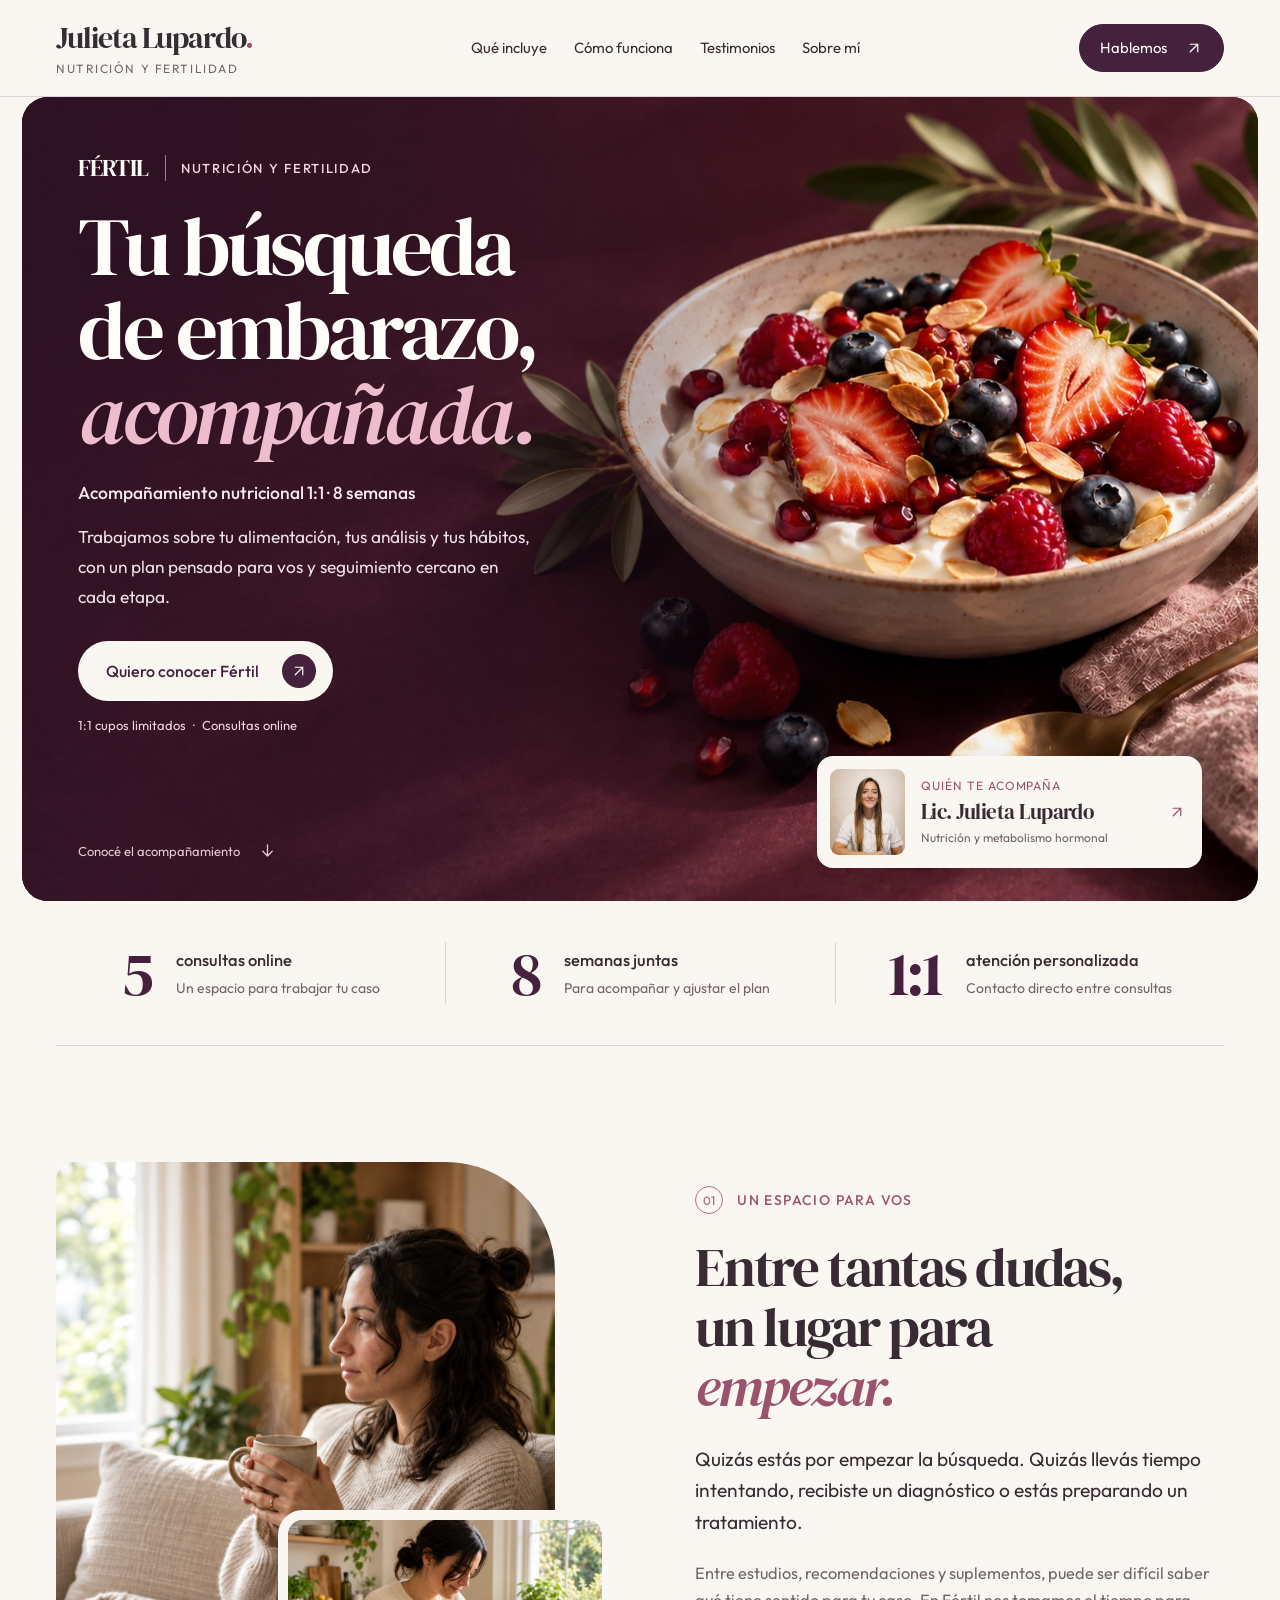
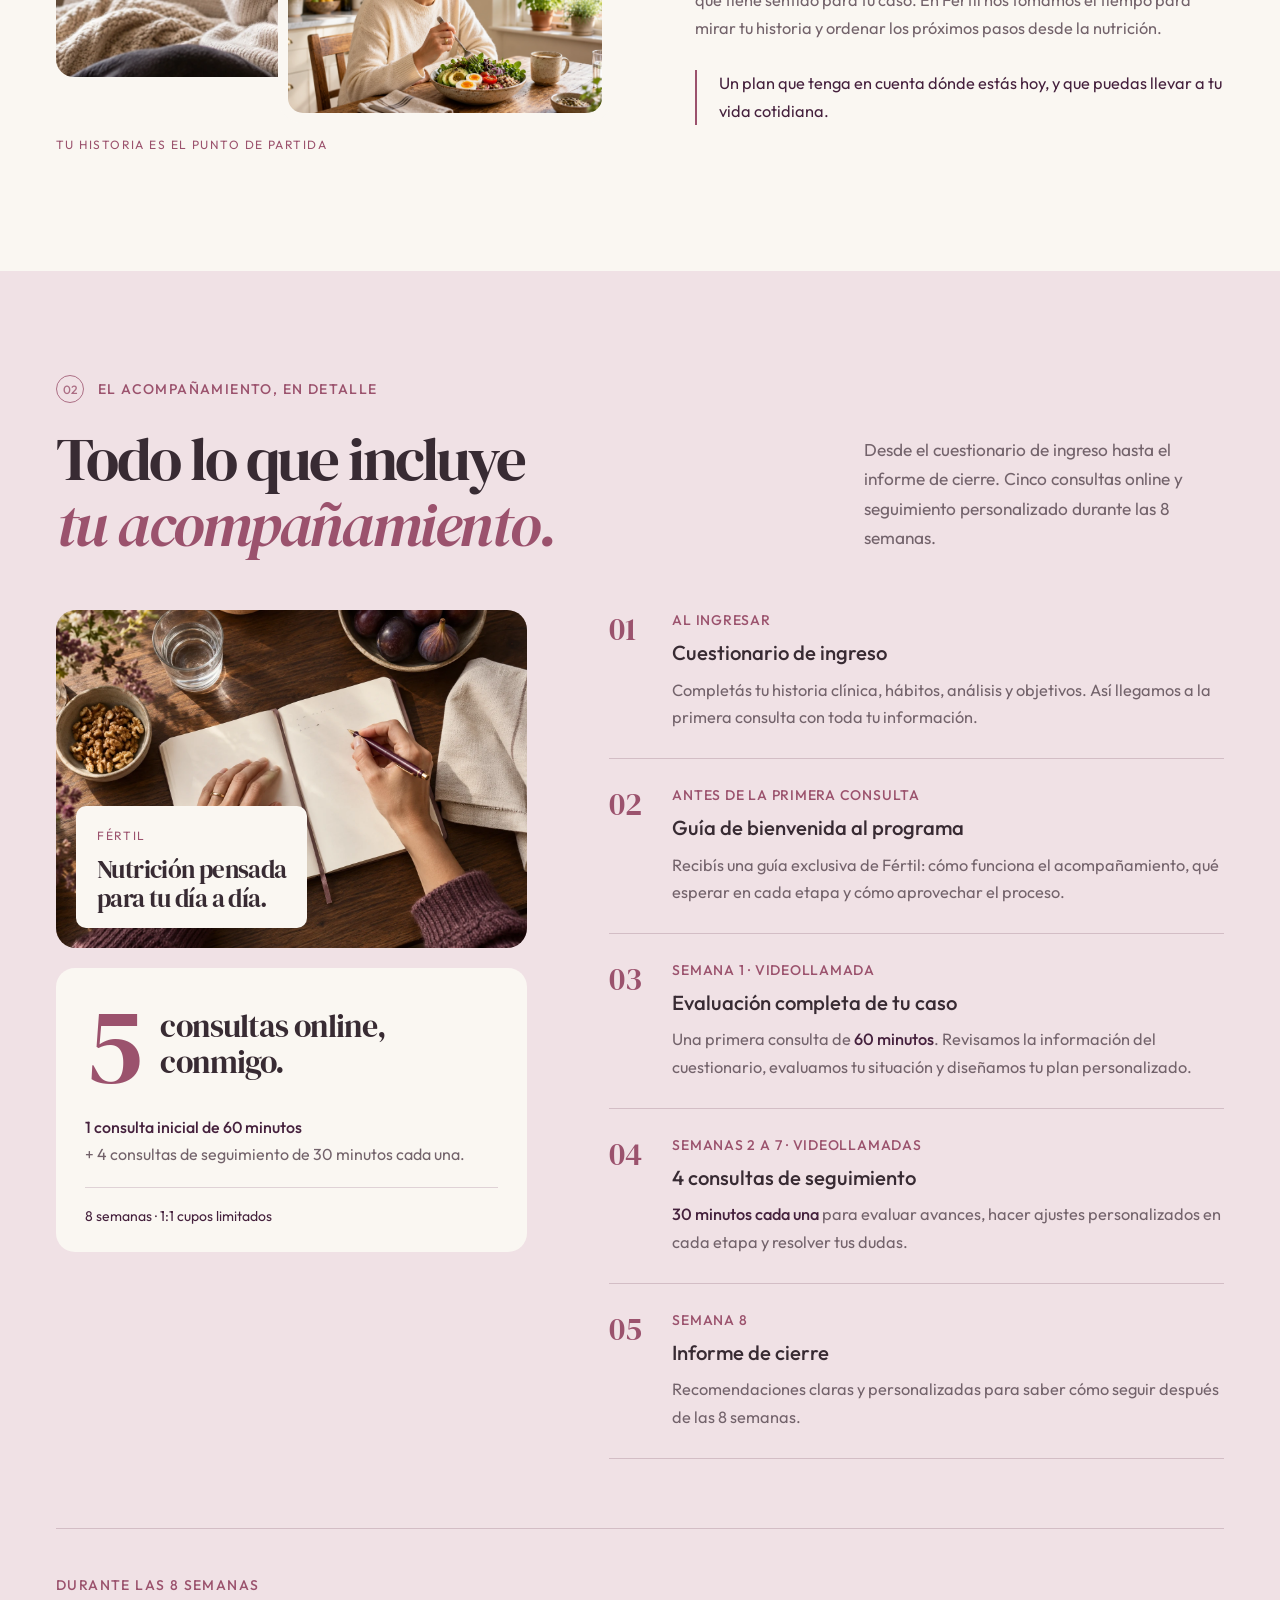
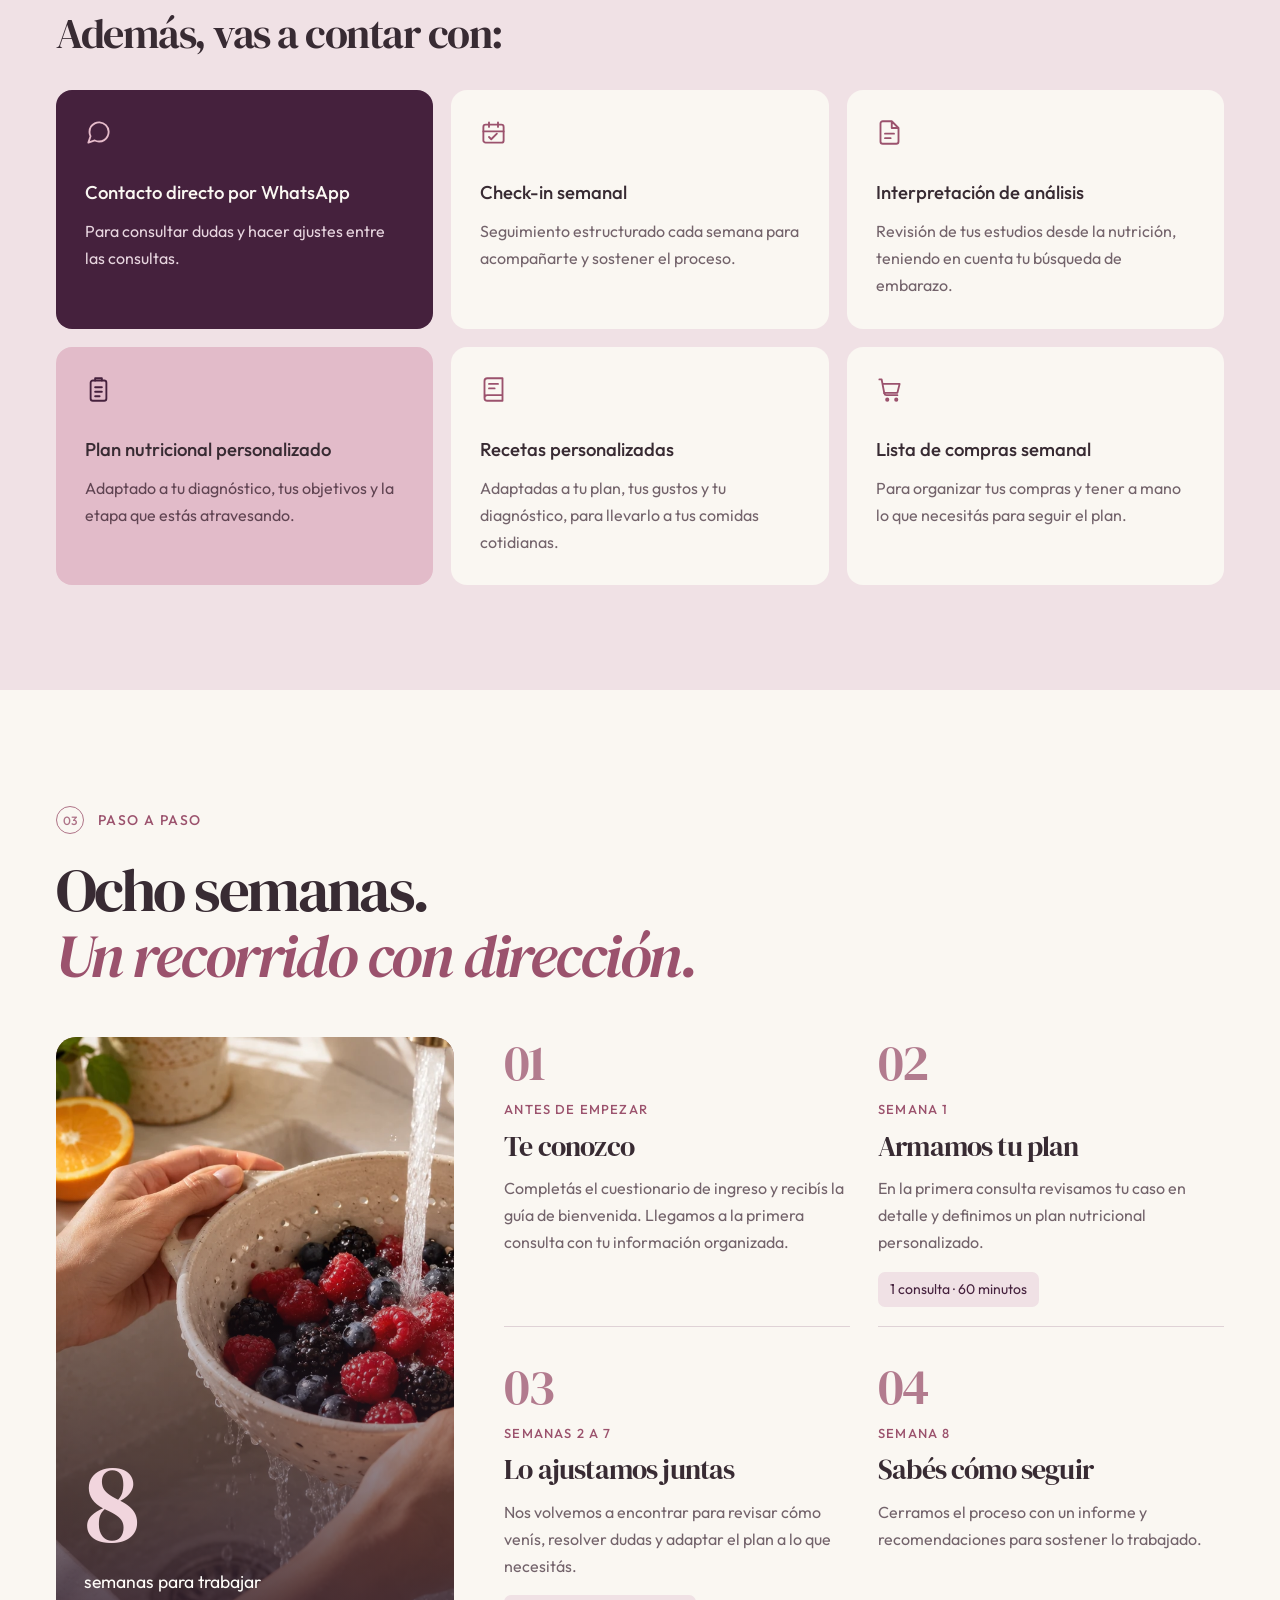
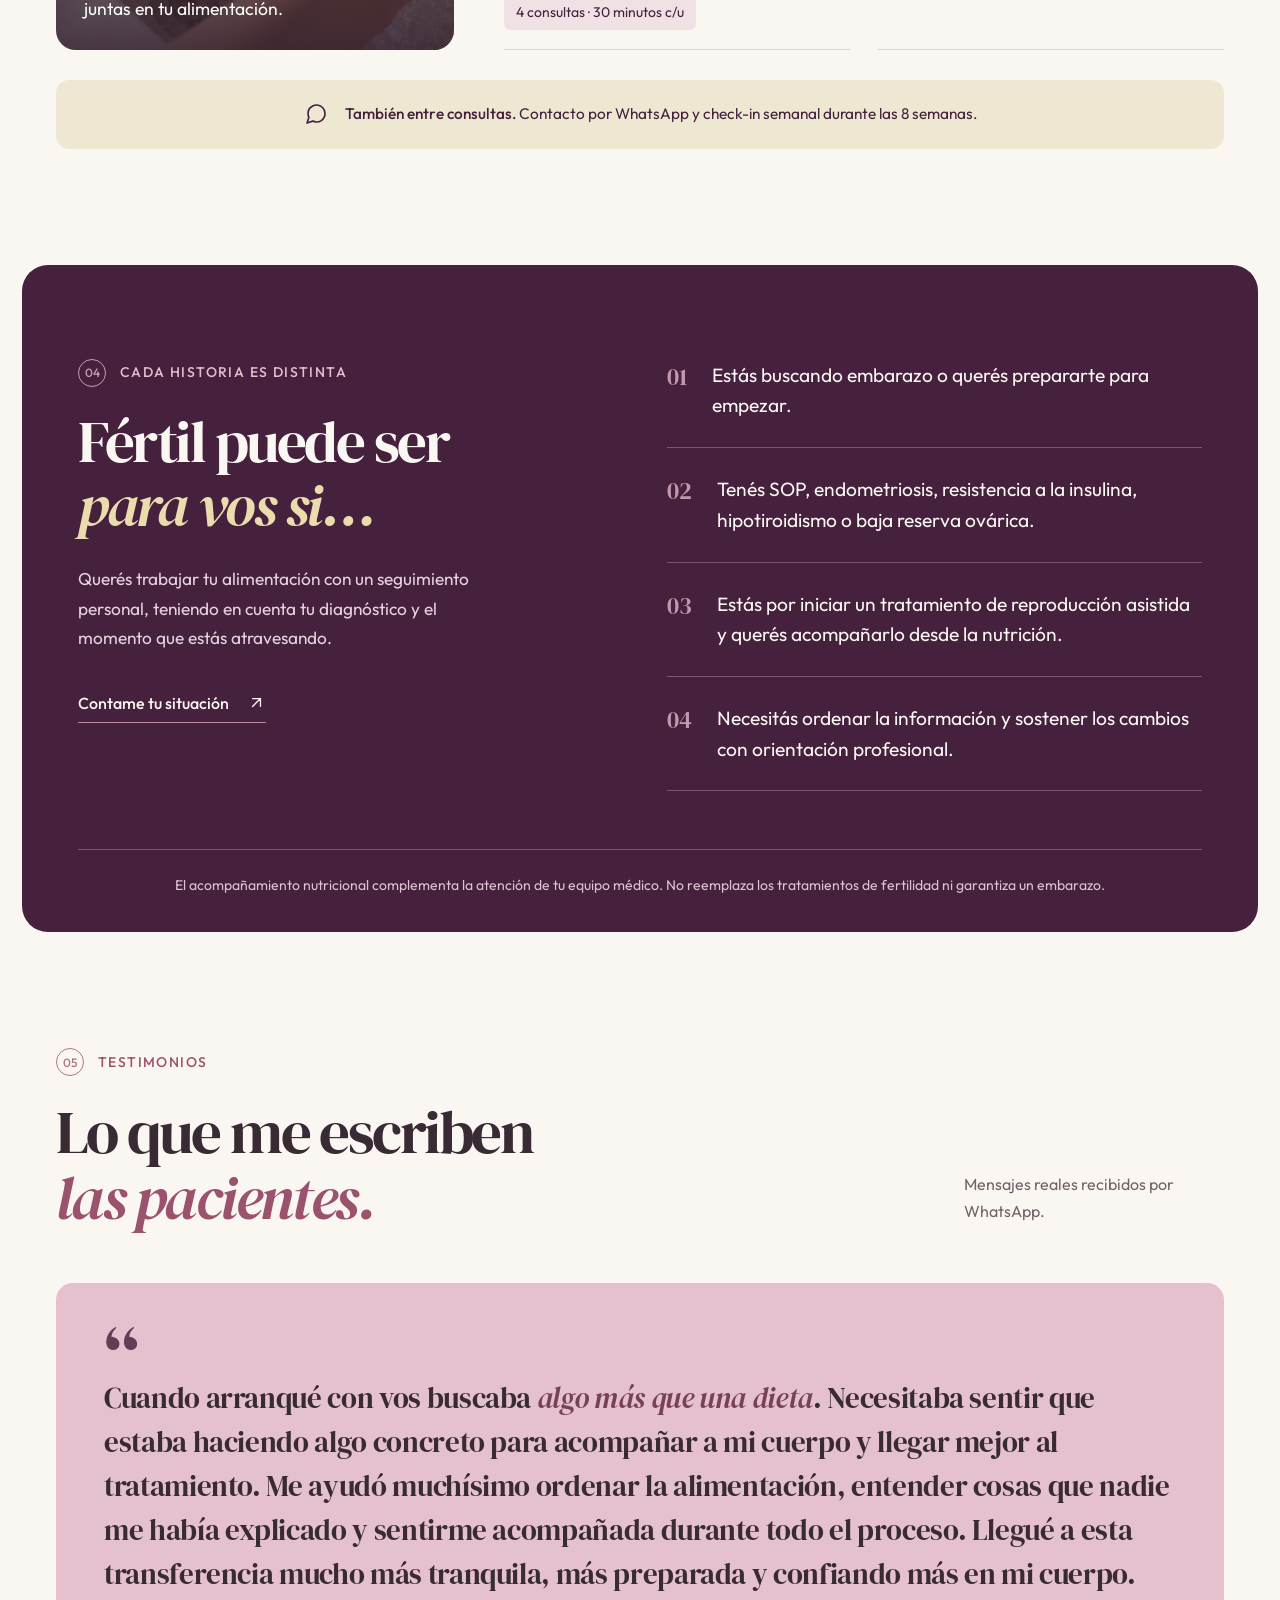
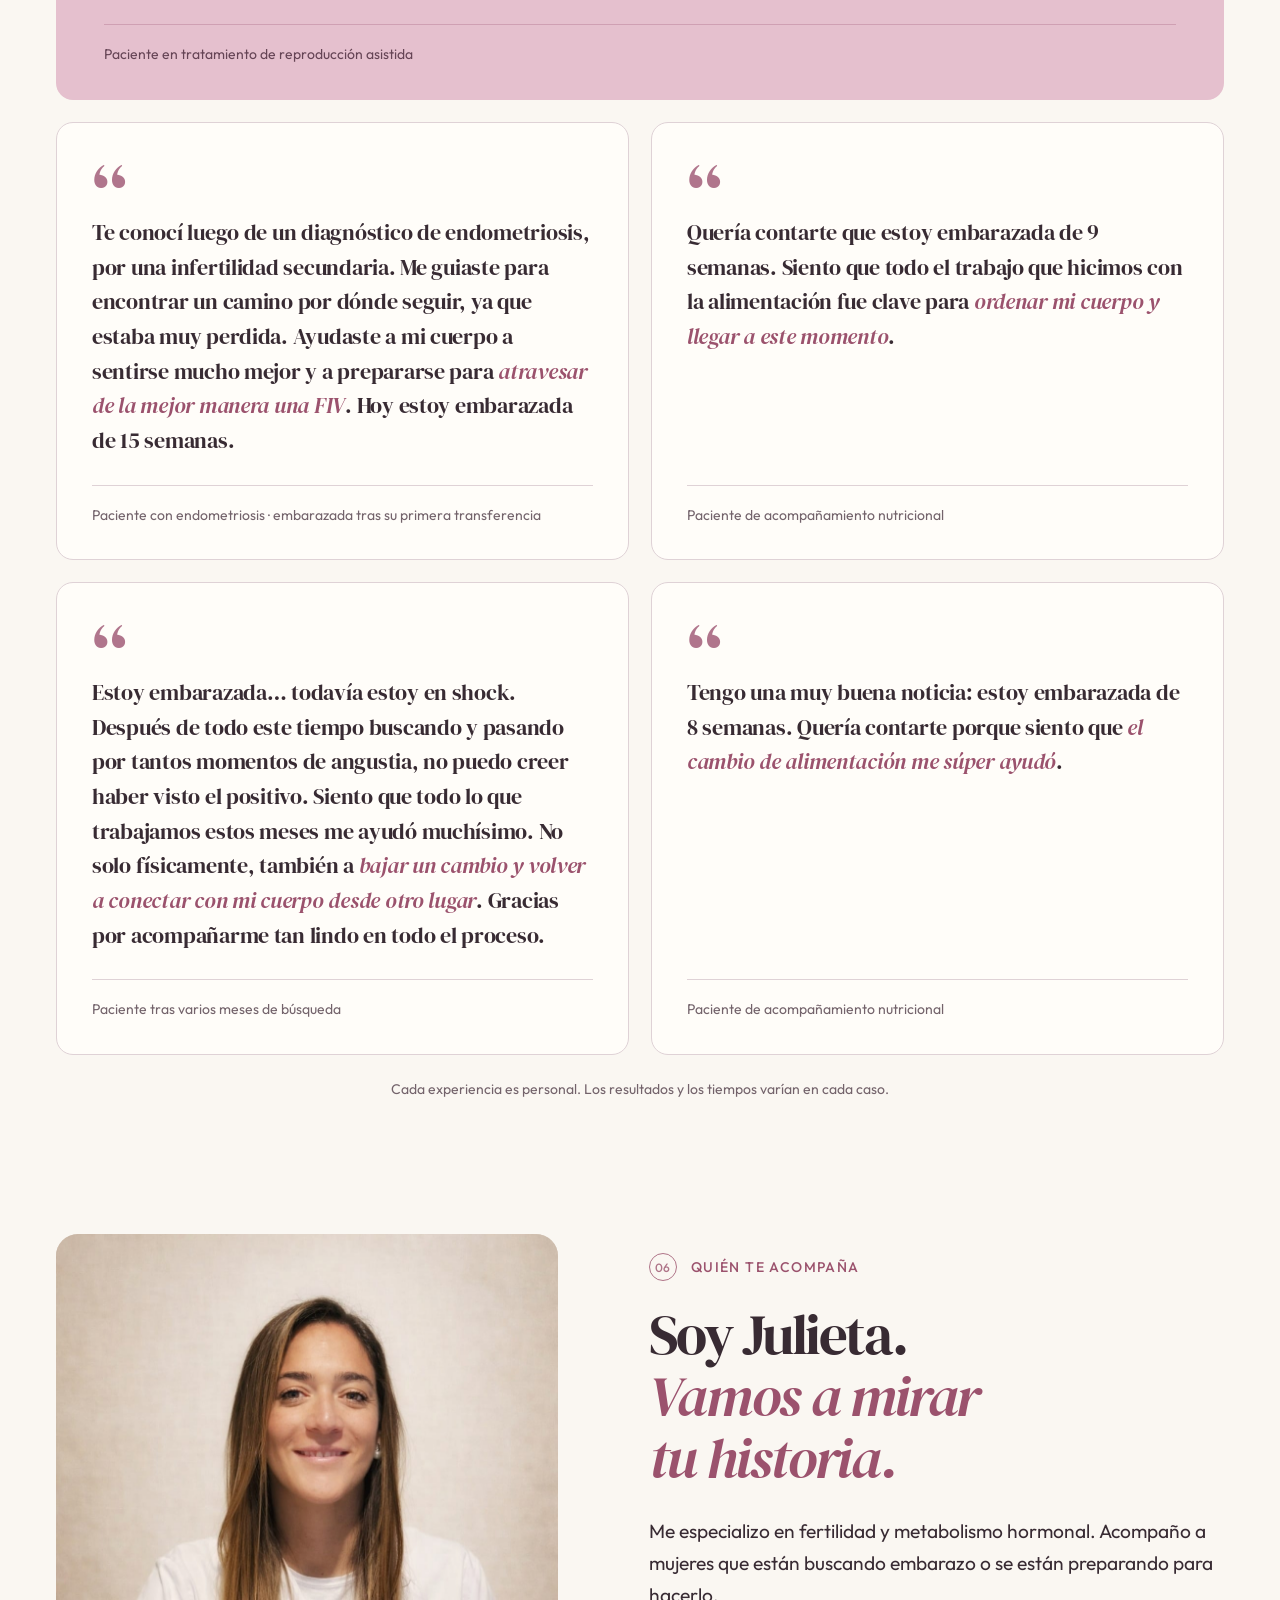
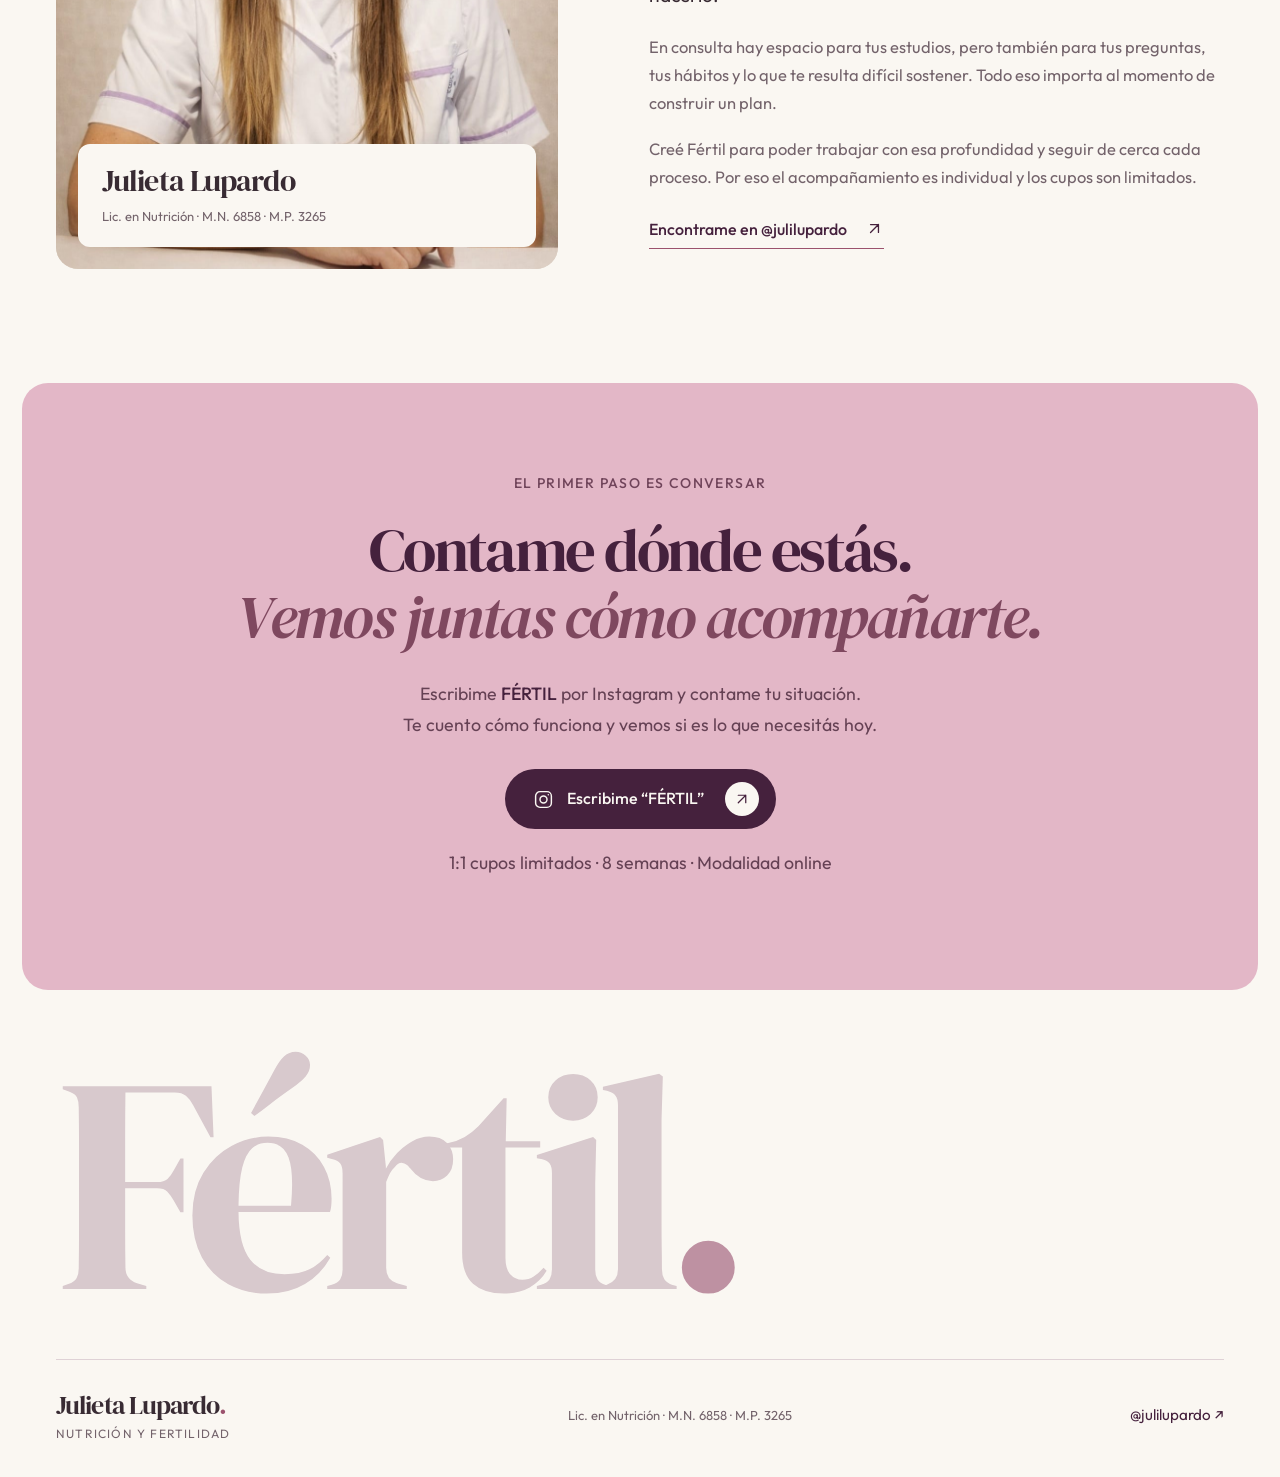
<file: fertil.html>
<!doctype html>
<html lang="es-AR">
  <head>
    <meta charset="utf-8">
    <meta name="viewport" content="width=device-width, initial-scale=1">
    <meta name="theme-color" content="#45213d">
    <meta name="description" content="Fértil, con la Lic. Julieta Lupardo. Acompañamiento nutricional 1:1 durante 8 semanas, con 5 consultas online y seguimiento personalizado en tu búsqueda de embarazo.">

    <link rel="canonical" href="https://www.julietalupardo.com/fertil">
    <!-- Google tag (gtag.js) -->
    <script async src="https://www.googletagmanager.com/gtag/js?id=G-JYMQSF17XC"></script>
    <script>
      window.dataLayer = window.dataLayer || [];
      function gtag(){dataLayer.push(arguments);}
      gtag('js', new Date());
      gtag('config', 'G-JYMQSF17XC');
    </script>
    <title>Fértil · Nutrición y fertilidad con Julieta Lupardo</title>
    <link rel="icon" href="./fertil-assets/favicon.svg" type="image/svg+xml">
    <link rel="stylesheet" href="./fertil-assets/fonts.css">
    <link rel="stylesheet" href="./fertil-assets/styles.css">
    <script src="./fertil-assets/script.js" defer></script>
  </head>
  <body>
    <a class="skip-link" href="#contenido">Ir al contenido</a>
    <header class="site-header">
      <div class="container header-inner">
        <a class="brand" href="#inicio" aria-label="Julieta Lupardo, inicio">
          <span class="brand-name">Julieta Lupardo<span class="brand-dot">.</span></span>
          <span class="brand-caption">NUTRICIÓN Y FERTILIDAD</span>
        </a>
        <nav class="main-nav" aria-label="Navegación principal">
          <a href="#acompanamiento">Qué incluye</a>
          <a href="#recorrido">Cómo funciona</a>
          <a href="#testimonios">Testimonios</a>
          <a href="#sobre-mi">Sobre mí</a>
        </nav>
        <details class="mobile-menu">
          <summary aria-label="Abrir menú de navegación"><span></span><span></span></summary>
          <nav aria-label="Navegación móvil"><a href="#acompanamiento">Qué incluye</a><a href="#recorrido">Cómo funciona</a><a href="#testimonios">Testimonios</a><a href="#sobre-mi">Sobre mí</a></nav>
        </details>
        <a class="header-contact" href="https://ig.me/m/julilupardo" target="_blank" rel="noopener noreferrer">Hablemos <svg viewBox="0 0 24 24" aria-hidden="true"><path d="M7 17 17 7M7 7h10v10"/></svg></a>
      </div>
      <div class="reading-progress" aria-hidden="true"><span></span></div>
    </header>

    <main id="contenido">
      <section class="hero" id="inicio" aria-labelledby="hero-title">
        <img class="hero-background" src="./fertil-assets/hero-yogur-olivo.webp" alt="Bowl de yogur con frutillas, frutos rojos y almendras, acompañado de ramas de olivo" width="1672" height="941" fetchpriority="high">
        <div class="container hero-inner">
          <div class="hero-copy">
            <p class="eyebrow hero-eyebrow"><span class="fertil-label">FÉRTIL</span> NUTRICIÓN Y FERTILIDAD</p>
            <h1 id="hero-title">Tu búsqueda<br>de embarazo,<br><em>acompañada.</em></h1>
            <p class="hero-subtitle">Acompañamiento nutricional 1:1 · 8 semanas</p>
            <p class="hero-description">Trabajamos sobre tu alimentación, tus análisis y tus hábitos, con un plan pensado para vos y seguimiento cercano en cada etapa.</p>
            <a class="button button-primary" href="https://ig.me/m/julilupardo" target="_blank" rel="noopener noreferrer">Quiero conocer Fértil <svg viewBox="0 0 24 24" aria-hidden="true"><path d="M7 17 17 7M7 7h10v10"/></svg></a>
            <p class="availability">1:1 cupos limitados <span aria-hidden="true">·</span> Consultas online</p>
          </div>
          <a class="hero-expert" href="#sobre-mi">
            <img src="./fertil-assets/julieta.jpg" alt="Julieta Lupardo" width="1024" height="1536">
            <span><small>QUIÉN TE ACOMPAÑA</small><strong>Lic. Julieta Lupardo</strong><span>Nutrición y metabolismo hormonal</span></span>
            <svg viewBox="0 0 24 24" aria-hidden="true"><path d="M7 17 17 7M7 7h10v10"/></svg>
          </a>
          <a class="hero-scroll" href="#acompanamiento">Conocé el acompañamiento <svg viewBox="0 0 24 24" aria-hidden="true"><path d="M12 5v14m-6-6 6 6 6-6"/></svg></a>
        </div>
      </section>

      <div class="container facts" aria-label="Fértil en tres datos">
        <div class="fact"><span class="fact-number">5</span><span><strong>consultas online</strong><span>Un espacio para trabajar tu caso</span></span></div>
        <div class="fact"><span class="fact-number">8</span><span><strong>semanas juntas</strong><span>Para acompañar y ajustar el plan</span></span></div>
        <div class="fact"><span class="fact-number">1:1</span><span><strong>atención personalizada</strong><span>Contacto directo entre consultas</span></span></div>
      </div>

      <section class="section container introduction" aria-labelledby="intro-title">
        <div class="intro-collage">
          <figure class="intro-main-image"><img src="./fertil-assets/momento-fertil.webp" alt="Una mujer pensativa con una taza junto a una ventana" width="1254" height="1254" loading="lazy"></figure>
          <figure class="intro-detail-image"><img src="./fertil-assets/nutricion-cotidiana.webp" alt="Una mujer disfrutando una comida con alimentos frescos en su cocina" width="1672" height="941" loading="lazy"></figure>
          <span class="image-caption">TU HISTORIA ES EL PUNTO DE PARTIDA</span>
        </div>
        <div class="intro-content">
          <p class="eyebrow"><span class="section-number">01</span> UN ESPACIO PARA VOS</p>
          <h2 id="intro-title">Entre tantas dudas,<br>un lugar para<br><em>empezar.</em></h2>
          <div class="intro-body">
            <p class="section-lead">Quizás estás por empezar la búsqueda. Quizás llevás tiempo intentando, recibiste un diagnóstico o estás preparando un tratamiento.</p>
            <p>Entre estudios, recomendaciones y suplementos, puede ser difícil saber qué tiene sentido para tu caso. En Fértil nos tomamos el tiempo para mirar tu historia y ordenar los próximos pasos desde la nutrición.</p>
            <p class="intro-highlight">Un plan que tenga en cuenta dónde estás hoy, y que puedas llevar a tu vida cotidiana.</p>
          </div>
        </div>
      </section>

      <section class="program-section" id="acompanamiento" aria-labelledby="program-title">
        <div class="container">
          <div class="section-heading">
            <div><p class="eyebrow"><span class="section-number">02</span> EL ACOMPAÑAMIENTO, EN DETALLE</p><h2 id="program-title">Todo lo que incluye<br><em>tu acompañamiento.</em></h2></div>
            <p>Desde el cuestionario de ingreso hasta el informe de cierre. Cinco consultas online y seguimiento personalizado durante las 8 semanas.</p>
          </div>
          <div class="program-grid">
            <div class="program-visual">
              <div class="program-photo">
                <img src="./fertil-assets/seguimiento-nutricional.webp" alt="Manos organizando un cuaderno de planificación sobre una mesa" width="1536" height="1024" loading="lazy">
                <div class="photo-note"><span>FÉRTIL</span><p>Nutrición pensada<br>para tu día a día.</p></div>
              </div>
              <div class="consultation-summary">
                <div class="consultation-heading"><span class="consultation-number">5</span><h3>consultas online,<br>conmigo.</h3></div>
                <p><strong>1 consulta inicial de 60 minutos</strong><br>+ 4 consultas de seguimiento de 30 minutos cada una.</p>
                <span>8 semanas · 1:1 cupos limitados</span>
              </div>
            </div>
            <div class="benefits">
              <article class="benefit"><span class="benefit-index">01</span><div><p class="benefit-stage">AL INGRESAR</p><h3>Cuestionario de ingreso</h3><p>Completás tu historia clínica, hábitos, análisis y objetivos. Así llegamos a la primera consulta con toda tu información.</p></div></article>
              <article class="benefit"><span class="benefit-index">02</span><div><p class="benefit-stage">ANTES DE LA PRIMERA CONSULTA</p><h3>Guía de bienvenida al programa</h3><p>Recibís una guía exclusiva de Fértil: cómo funciona el acompañamiento, qué esperar en cada etapa y cómo aprovechar el proceso.</p></div></article>
              <article class="benefit"><span class="benefit-index">03</span><div><p class="benefit-stage">SEMANA 1 · VIDEOLLAMADA</p><h3>Evaluación completa de tu caso</h3><p>Una primera consulta de <strong>60 minutos</strong>. Revisamos la información del cuestionario, evaluamos tu situación y diseñamos tu plan personalizado.</p></div></article>
              <article class="benefit"><span class="benefit-index">04</span><div><p class="benefit-stage">SEMANAS 2 A 7 · VIDEOLLAMADAS</p><h3>4 consultas de seguimiento</h3><p><strong>30 minutos cada una</strong> para evaluar avances, hacer ajustes personalizados en cada etapa y resolver tus dudas.</p></div></article>
              <article class="benefit"><span class="benefit-index">05</span><div><p class="benefit-stage">SEMANA 8</p><h3>Informe de cierre</h3><p>Recomendaciones claras y personalizadas para saber cómo seguir después de las 8 semanas.</p></div></article>
            </div>
          </div>
          <div class="ongoing-inclusions" aria-labelledby="ongoing-title">
            <div class="ongoing-heading"><p class="eyebrow">DURANTE LAS 8 SEMANAS</p><h3 id="ongoing-title">Además, vas a contar con:</h3></div>
            <div class="inclusions-grid">
              <article class="inclusion-item"><svg viewBox="0 0 24 24" aria-hidden="true"><path d="M21 11.5a8.4 8.4 0 0 1-.9 3.8 8.5 8.5 0 0 1-7.6 4.7 8.4 8.4 0 0 1-3.8-.9L3 21l1.9-5.7a8.4 8.4 0 0 1-.9-3.8 8.5 8.5 0 0 1 4.7-7.6 8.4 8.4 0 0 1 3.8-.9h.5a8.5 8.5 0 0 1 8 8v.5Z"/></svg><h4>Contacto directo por WhatsApp</h4><p>Para consultar dudas y hacer ajustes entre las consultas.</p></article>
              <article class="inclusion-item"><svg viewBox="0 0 24 24" aria-hidden="true"><rect x="3" y="5" width="18" height="16" rx="2"/><path d="M16 3v4M8 3v4M3 11h18m-13 5 2 2 5-5"/></svg><h4>Check-in semanal</h4><p>Seguimiento estructurado cada semana para acompañarte y sostener el proceso.</p></article>
              <article class="inclusion-item"><svg viewBox="0 0 24 24" aria-hidden="true"><path d="M14 2H6a2 2 0 0 0-2 2v16a2 2 0 0 0 2 2h12a2 2 0 0 0 2-2V8zM14 2v6h6M8 13h8M8 17h5"/></svg><h4>Interpretación de análisis</h4><p>Revisión de tus estudios desde la nutrición, teniendo en cuenta tu búsqueda de embarazo.</p></article>
              <article class="inclusion-item"><svg viewBox="0 0 24 24" aria-hidden="true"><rect x="5" y="4" width="14" height="18" rx="2"/><path d="M9 4V2h6v2M9 10h6M9 14h6M9 18h4"/></svg><h4>Plan nutricional personalizado</h4><p>Adaptado a tu diagnóstico, tus objetivos y la etapa que estás atravesando.</p></article>
              <article class="inclusion-item"><svg viewBox="0 0 24 24" aria-hidden="true"><path d="M4 19.5A2.5 2.5 0 0 1 6.5 17H20M6.5 2H20v20H6.5A2.5 2.5 0 0 1 4 19.5v-15A2.5 2.5 0 0 1 6.5 2ZM8 7h8M8 11h5"/></svg><h4>Recetas personalizadas</h4><p>Adaptadas a tu plan, tus gustos y tu diagnóstico, para llevarlo a tus comidas cotidianas.</p></article>
              <article class="inclusion-item"><svg viewBox="0 0 24 24" aria-hidden="true"><path d="M3 3h2l2.4 12.4A2 2 0 0 0 9.4 17H19M6 7h15l-2 8H7"/><circle cx="10" cy="21" r="1"/><circle cx="18" cy="21" r="1"/></svg><h4>Lista de compras semanal</h4><p>Para organizar tus compras y tener a mano lo que necesitás para seguir el plan.</p></article>
            </div>
          </div>
        </div>
      </section>

      <section class="section container journey" id="recorrido" aria-labelledby="journey-title">
        <div class="center-heading"><p class="eyebrow"><span class="section-number">03</span> PASO A PASO</p><h2 id="journey-title">Ocho semanas.<br><em>Un recorrido con dirección.</em></h2></div>
        <div class="journey-layout">
          <figure class="journey-image"><img src="./fertil-assets/cocina-fresca.webp" alt="Manos lavando frutos rojos en una cocina luminosa" width="1536" height="1024" loading="lazy"><figcaption><span>8</span>semanas para trabajar<br>juntas en tu alimentación.</figcaption></figure>
        <ol class="journey-steps">
          <li><div class="step-marker"><span>01</span></div><p class="step-time">ANTES DE EMPEZAR</p><h3>Te conozco</h3><p>Completás el cuestionario de ingreso y recibís la guía de bienvenida. Llegamos a la primera consulta con tu información organizada.</p></li>
          <li><div class="step-marker"><span>02</span></div><p class="step-time">SEMANA 1</p><h3>Armamos tu plan</h3><p>En la primera consulta revisamos tu caso en detalle y definimos un plan nutricional personalizado.</p><span class="step-detail">1 consulta · 60 minutos</span></li>
          <li><div class="step-marker"><span>03</span></div><p class="step-time">SEMANAS 2 A 7</p><h3>Lo ajustamos juntas</h3><p>Nos volvemos a encontrar para revisar cómo venís, resolver dudas y adaptar el plan a lo que necesitás.</p><span class="step-detail">4 consultas · 30 minutos c/u</span></li>
          <li><div class="step-marker"><span>04</span></div><p class="step-time">SEMANA 8</p><h3>Sabés cómo seguir</h3><p>Cerramos el proceso con un informe y recomendaciones para sostener lo trabajado.</p></li>
        </ol>
        </div>
        <div class="journey-support"><svg viewBox="0 0 24 24" aria-hidden="true"><path d="M21 11.5a8.4 8.4 0 0 1-.9 3.8 8.5 8.5 0 0 1-7.6 4.7 8.4 8.4 0 0 1-3.8-.9L3 21l1.9-5.7a8.4 8.4 0 0 1-.9-3.8 8.5 8.5 0 0 1 4.7-7.6 8.4 8.4 0 0 1 3.8-.9h.5a8.5 8.5 0 0 1 8 8v.5Z"/></svg><p><strong>También entre consultas.</strong> Contacto por WhatsApp y check-in semanal durante las 8 semanas.</p></div>
      </section>

      <section class="fit-section" aria-labelledby="fit-title">
        <div class="container fit-grid">
          <div class="fit-intro"><p class="eyebrow"><span class="section-number">04</span> CADA HISTORIA ES DISTINTA</p><h2 id="fit-title">Fértil puede ser<br><em>para vos si…</em></h2><p>Querés trabajar tu alimentación con un seguimiento personal, teniendo en cuenta tu diagnóstico y el momento que estás atravesando.</p><a class="text-link" href="https://ig.me/m/julilupardo" target="_blank" rel="noopener noreferrer">Contame tu situación <svg viewBox="0 0 24 24" aria-hidden="true"><path d="M7 17 17 7M7 7h10v10"/></svg></a></div>
          <div class="fit-cases">
            <div><span aria-hidden="true">01</span><p>Estás buscando embarazo o querés prepararte para empezar.</p></div>
            <div><span aria-hidden="true">02</span><p>Tenés SOP, endometriosis, resistencia a la insulina, hipotiroidismo o baja reserva ovárica.</p></div>
            <div><span aria-hidden="true">03</span><p>Estás por iniciar un tratamiento de reproducción asistida y querés acompañarlo desde la nutrición.</p></div>
            <div><span aria-hidden="true">04</span><p>Necesitás ordenar la información y sostener los cambios con orientación profesional.</p></div>
          </div>
        </div>
        <div class="container"><p class="care-note">El acompañamiento nutricional complementa la atención de tu equipo médico. No reemplaza los tratamientos de fertilidad ni garantiza un embarazo.</p></div>
      </section>

      <section class="section container testimonials" id="testimonios" aria-labelledby="testimonials-title">
        <div class="section-heading"><div><p class="eyebrow"><span class="section-number">05</span> TESTIMONIOS</p><h2 id="testimonials-title">Lo que me escriben<br><em>las pacientes.</em></h2></div><p>Mensajes reales recibidos por WhatsApp.</p></div>
        <div class="testimonials-grid">
          <figure class="testimonial testimonial-featured"><span class="quote-mark" aria-hidden="true">“</span><blockquote>Cuando arranqué con vos buscaba <em>algo más que una dieta</em>. Necesitaba sentir que estaba haciendo algo concreto para acompañar a mi cuerpo y llegar mejor al tratamiento. Me ayudó muchísimo ordenar la alimentación, entender cosas que nadie me había explicado y sentirme acompañada durante todo el proceso. Llegué a esta transferencia mucho más tranquila, más preparada y confiando más en mi cuerpo.</blockquote><figcaption>Paciente en tratamiento de reproducción asistida</figcaption></figure>
          <figure class="testimonial"><span class="quote-mark" aria-hidden="true">“</span><blockquote>Te conocí luego de un diagnóstico de endometriosis, por una infertilidad secundaria. Me guiaste para encontrar un camino por dónde seguir, ya que estaba muy perdida. Ayudaste a mi cuerpo a sentirse mucho mejor y a prepararse para <em>atravesar de la mejor manera una FIV</em>. Hoy estoy embarazada de 15 semanas.</blockquote><figcaption>Paciente con endometriosis · embarazada tras su primera transferencia</figcaption></figure>
          <figure class="testimonial"><span class="quote-mark" aria-hidden="true">“</span><blockquote>Quería contarte que estoy embarazada de 9 semanas. Siento que todo el trabajo que hicimos con la alimentación fue clave para <em>ordenar mi cuerpo y llegar a este momento</em>.</blockquote><figcaption>Paciente de acompañamiento nutricional</figcaption></figure>
          <figure class="testimonial"><span class="quote-mark" aria-hidden="true">“</span><blockquote>Estoy embarazada… todavía estoy en shock. Después de todo este tiempo buscando y pasando por tantos momentos de angustia, no puedo creer haber visto el positivo. Siento que todo lo que trabajamos estos meses me ayudó muchísimo. No solo físicamente, también a <em>bajar un cambio y volver a conectar con mi cuerpo desde otro lugar</em>. Gracias por acompañarme tan lindo en todo el proceso.</blockquote><figcaption>Paciente tras varios meses de búsqueda</figcaption></figure>
          <figure class="testimonial"><span class="quote-mark" aria-hidden="true">“</span><blockquote>Tengo una muy buena noticia: estoy embarazada de 8 semanas. Quería contarte porque siento que <em>el cambio de alimentación me súper ayudó</em>.</blockquote><figcaption>Paciente de acompañamiento nutricional</figcaption></figure>
        </div>
        <p class="testimonials-note">Cada experiencia es personal. Los resultados y los tiempos varían en cada caso.</p>
      </section>

      <section class="about-section" id="sobre-mi" aria-labelledby="about-title">
        <div class="container about-grid">
          <figure class="about-portrait"><img src="./fertil-assets/julieta.jpg" alt="Licenciada Julieta Lupardo" width="1024" height="1536" loading="lazy"><figcaption><strong>Julieta Lupardo</strong><span>Lic. en Nutrición · M.N. 6858 · M.P. 3265</span></figcaption></figure>
          <div class="about-content">
            <p class="eyebrow"><span class="section-number">06</span> QUIÉN TE ACOMPAÑA</p>
            <h2 id="about-title">Soy Julieta.<br><em>Vamos a mirar<br>tu historia.</em></h2>
            <div class="about-copy"><p class="section-lead">Me especializo en fertilidad y metabolismo hormonal. Acompaño a mujeres que están buscando embarazo o se están preparando para hacerlo.</p><p>En consulta hay espacio para tus estudios, pero también para tus preguntas, tus hábitos y lo que te resulta difícil sostener. Todo eso importa al momento de construir un plan.</p><p>Creé Fértil para poder trabajar con esa profundidad y seguir de cerca cada proceso. Por eso el acompañamiento es individual y los cupos son limitados.</p><a class="text-link" href="https://www.instagram.com/julilupardo/" target="_blank" rel="noopener noreferrer">Encontrame en @julilupardo <svg viewBox="0 0 24 24" aria-hidden="true"><path d="M7 17 17 7M7 7h10v10"/></svg></a></div>
          </div>
        </div>
      </section>

      <section class="final-section" id="contacto" aria-labelledby="contact-title">
        <div class="container final-content"><p class="eyebrow">EL PRIMER PASO ES CONVERSAR</p><h2 id="contact-title">Contame dónde estás.<br><em>Vemos juntas cómo acompañarte.</em></h2><p>Escribime <strong>FÉRTIL</strong> por Instagram y contame tu situación.<br>Te cuento cómo funciona y vemos si es lo que necesitás hoy.</p><a class="button button-light" href="https://ig.me/m/julilupardo" target="_blank" rel="noopener noreferrer"><svg class="instagram-icon" viewBox="0 0 24 24" aria-hidden="true"><rect x="3" y="3" width="18" height="18" rx="5"/><circle cx="12" cy="12" r="4"/><path d="M17.5 6.5h.01"/></svg>Escribime “FÉRTIL” <svg viewBox="0 0 24 24" aria-hidden="true"><path d="M7 17 17 7M7 7h10v10"/></svg></a><p class="final-availability">1:1 cupos limitados · 8 semanas · Modalidad online</p></div>
      </section>
    </main>

    <footer class="site-footer"><div class="container footer-wordmark" aria-hidden="true">Fértil<span>.</span></div><div class="container footer-inner"><a class="brand" href="#inicio"><span class="brand-name">Julieta Lupardo<span class="brand-dot">.</span></span><span class="brand-caption">NUTRICIÓN Y FERTILIDAD</span></a><p>Lic. en Nutrición · M.N. 6858 · M.P. 3265</p><a href="https://www.instagram.com/julilupardo/" target="_blank" rel="noopener noreferrer">@julilupardo <span aria-hidden="true">↗</span></a></div></footer>
    <div class="mobile-contact" aria-label="Contacto rápido"><span>Fértil <small>Acompañamiento 1:1</small></span><a href="https://ig.me/m/julilupardo" target="_blank" rel="noopener noreferrer">Hablemos <span aria-hidden="true">↗</span></a></div>
  </body>
</html>
</file>
<file: fertil-assets/fonts.css>
@font-face {
  font-family: 'DM Serif Display';
  font-style: italic;
  font-weight: 400;
  font-display: swap;
  src: url(./font-0.ttf) format('truetype');
}
@font-face {
  font-family: 'DM Serif Display';
  font-style: normal;
  font-weight: 400;
  font-display: swap;
  src: url(./font-1.ttf) format('truetype');
}
@font-face {
  font-family: 'Outfit';
  font-style: normal;
  font-weight: 300;
  font-display: swap;
  src: url(./font-2.ttf) format('truetype');
}
@font-face {
  font-family: 'Outfit';
  font-style: normal;
  font-weight: 400;
  font-display: swap;
  src: url(./font-3.ttf) format('truetype');
}
@font-face {
  font-family: 'Outfit';
  font-style: normal;
  font-weight: 500;
  font-display: swap;
  src: url(./font-4.ttf) format('truetype');
}
@font-face {
  font-family: 'Outfit';
  font-style: normal;
  font-weight: 600;
  font-display: swap;
  src: url(./font-5.ttf) format('truetype');
}
</file>
<file: fertil-assets/styles.css>
@charset "UTF-8";
:root{--paper:#faf7f2;--white:#fffdf9;--ink:#382b33;--muted:#73636b;--plum:#45213d;--plum-light:#633c55;--pink:#e6bbca;--rose:#f0e1e5;--accent:#9b526d;--gold:#ebdcae;--line:#dfd2d6;--serif:"DM Serif Display",Georgia,serif;--sans:"Outfit",Arial,sans-serif}
*,*::before,*::after{box-sizing:border-box}
html{scroll-behavior:smooth;scroll-padding-top:108px}
body{margin:0;background:var(--paper);color:var(--ink);font-family:var(--sans);font-size:1rem;line-height:1.7;font-weight:400;-webkit-font-smoothing:antialiased}
a{color:inherit;text-decoration:none;text-underline-offset:5px;-webkit-tap-highlight-color:transparent}
a:focus-visible,summary:focus-visible{outline:3px solid var(--accent);outline-offset:5px;border-radius:4px}
::selection{background:var(--pink);color:var(--plum)}
img{display:block;width:100%;height:auto}
figure,blockquote{margin:0}
p,h1,h2,h3,h4{margin-top:0}
p{margin-bottom:1.1em}
h1,h2,h3,h4{overflow-wrap:anywhere}
h1,h2{font-family:var(--serif);font-weight:400;letter-spacing:-.042em;text-wrap:balance}
h1{font-size:clamp(3.7rem,6.45vw,6.15rem);line-height:1.015}
h2{font-size:clamp(2.8rem,4.75vw,4.4rem);line-height:1.085;margin-bottom:27px}
h3{font-size:1.3rem;line-height:1.35;font-weight:500;margin-bottom:10px}
em{font-weight:400;color:var(--accent)}
svg{width:24px;height:24px;fill:none;stroke:currentColor;stroke-width:1.65;stroke-linecap:round;stroke-linejoin:round;flex-shrink:0}
.container{width:min(1216px,calc(100% - 112px));margin-inline:auto}
.section{padding-block:116px}
.eyebrow{display:flex;align-items:center;gap:14px;font-size:.875rem;line-height:1.6;font-weight:500;letter-spacing:.1em;color:var(--accent);margin-bottom:23px}
.section-number{font-size:.75rem;display:inline-flex;align-items:center;justify-content:center;border:1px solid currentColor;width:28px;height:28px;border-radius:50%;letter-spacing:0;opacity:.8;flex-shrink:0}
.section-lead{font-size:1.2rem;line-height:1.65;color:var(--ink)}
.skip-link{position:fixed;left:15px;top:-100px;background:var(--plum);color:white;padding:12px 20px;z-index:80}
.skip-link:focus{top:10px}
.site-header{position:sticky;top:0;z-index:40;background:rgba(250,247,242,.96);backdrop-filter:blur(16px)}
.header-inner{height:96px;display:flex;align-items:center;justify-content:space-between;gap:26px}
.brand{display:inline-flex;flex-direction:column;flex-shrink:0;line-height:1.1}
.brand-name{font-family:var(--serif);font-size:1.9rem;letter-spacing:-.035em}
.brand-dot{color:var(--accent)}
.brand-caption{font-size:.75rem;color:var(--muted);letter-spacing:.13em;margin-top:8px}
.main-nav{display:flex;gap:27px;align-items:center;font-size:.93rem}
.main-nav a{padding-block:10px;position:relative;transition:color .2s}
.main-nav a::after{content:"";height:1px;left:0;right:100%;bottom:3px;background:var(--accent);position:absolute;transition:right .22s}
.main-nav a:hover,.main-nav a[aria-current="location"]{color:var(--accent)}
.main-nav a:hover::after,.main-nav a[aria-current="location"]::after{right:0}
.header-contact{display:inline-flex;align-items:center;justify-content:center;gap:18px;border:1px solid var(--plum);background:var(--plum);color:var(--white);border-radius:999px;min-height:46px;padding:10px 20px;font-size:.93rem;transition:background .2s}
.header-contact:hover{background:var(--plum-light)}
.header-contact svg{width:18px;height:18px}
.reading-progress{height:1px;background:var(--line);overflow:hidden}
.reading-progress span{display:block;transform-origin:left center;transform:scaleX(0);height:100%;background:var(--accent)}
.mobile-menu{display:none}
.hero{margin:0 22px;background:var(--plum);position:relative;isolation:isolate;border-radius:26px;overflow:hidden;color:var(--white)}
.hero-background{position:absolute;inset:0;width:100%;height:100%;object-fit:cover;object-position:center;z-index:-2}
.hero::before{content:"";position:absolute;inset:0;z-index:-1;background:linear-gradient(90deg,rgba(44,19,38,.78) 0%,rgba(44,19,38,.58) 34%,rgba(44,19,38,.02) 69%)}
.hero-inner{min-height:804px;padding-top:58px;padding-bottom:102px;position:relative}
.hero-copy{max-width:650px;width:57%;position:relative;z-index:1}
.hero-eyebrow{color:#f1d4e0;margin:0 0 24px;gap:15px;font-size:.8125rem;letter-spacing:.13em}
.fertil-label{font-family:var(--serif);font-size:1.5rem;line-height:1.1;color:var(--white);letter-spacing:-.035em;border-right:1px solid #b17a93;padding-right:17px}
.hero h1{margin:0 0 23px;letter-spacing:-.04em}
.hero h1 em{color:#edbdce}
.hero-subtitle{font-size:1.09rem;font-weight:500;line-height:1.6;margin-bottom:14px;color:#f6e8ed}
.hero-description{font-size:1.08rem;line-height:1.75;color:#eee0e7;max-width:460px;margin-bottom:29px}
.button{display:inline-flex;align-items:center;justify-content:center;gap:23px;min-height:60px;border-radius:999px;padding:12px 16px 12px 27px;font-size:1rem;font-weight:500;line-height:1.45;border:1px solid transparent;transition:transform .2s,background .2s;max-width:100%}
.button-primary{background:var(--paper);color:var(--plum)}
.button svg:last-child{border-radius:50%;width:34px;height:34px;padding:8px;background:var(--plum);color:var(--paper)}
.button:hover{transform:translateY(-3px)}
.button-primary:hover{background:var(--pink)}
.availability{font-size:.8125rem;color:#eed7e1;margin:13px 0 0;line-height:1.7}
.availability span{padding-inline:4px}
.hero-expert{position:absolute;bottom:33px;right:0;display:flex;align-items:center;gap:16px;width:385px;max-width:44%;background:var(--paper);border-radius:16px;padding:13px 16px 13px 13px;color:var(--ink);box-shadow:0 10px 45px #29142126}
.hero-expert>img{width:75px;height:86px;border-radius:9px;object-fit:cover;object-position:center 22%;flex-shrink:0}
.hero-expert>span{min-width:0}
.hero-expert small{font-size:.75rem;letter-spacing:.08em;color:var(--accent);display:block;margin-bottom:4px;line-height:1.5}
.hero-expert strong{font-family:var(--serif);font-size:1.32rem;font-weight:400;line-height:1.2;display:block;letter-spacing:-.025em}
.hero-expert>span>span{font-size:.75rem;color:var(--muted);display:block;line-height:1.5;margin-top:5px}
.hero-expert>svg{width:18px;height:18px;margin-left:auto;color:var(--accent)}
.hero-scroll{position:absolute;left:0;bottom:39px;display:flex;align-items:center;gap:18px;font-size:.8125rem;color:#e5c7d5}
.hero-scroll svg{width:19px;height:19px}
.facts{display:grid;grid-template-columns:repeat(3,minmax(0,1fr));padding-block:41px;border-bottom:1px solid var(--line)}
.fact{display:flex;align-items:center;justify-content:center;gap:25px;padding-inline:23px}
.fact+.fact{border-left:1px solid var(--line)}
.fact-number{font-family:var(--serif);font-size:3.9rem;line-height:1;color:var(--plum);letter-spacing:-.05em;white-space:nowrap}
.fact strong{font-size:1.03rem;font-weight:500;display:block;line-height:1.5}
.fact>span>span{display:block;font-size:.875rem;line-height:1.5;color:var(--muted);margin-top:5px}
.introduction{display:grid;grid-template-columns:1.02fr 1fr;align-items:center;gap:100px}
.intro-collage{position:relative;padding-bottom:78px;padding-right:40px}
.intro-main-image{height:515px;border-radius:18px 110px 18px 18px;overflow:hidden}
.intro-main-image img{height:100%;object-fit:cover;object-position:65% center}
.intro-detail-image{position:absolute;bottom:32px;right:-17px;width:62%;height:213px;overflow:hidden;border:10px solid var(--paper);border-radius:25px}
.intro-detail-image img{height:100%;object-fit:cover;object-position:77% 80%}
.image-caption{position:absolute;bottom:0;left:0;font-size:.75rem;letter-spacing:.12em;color:var(--accent)}
.intro-content{padding-bottom:6px}
.intro-content h2{font-size:clamp(2.8rem,4.3vw,4rem)}
.intro-body>p:not(.section-lead){font-size:1.02rem;color:var(--muted)}
.intro-body .intro-highlight{border-left:2px solid var(--accent);padding-left:22px;color:var(--plum)!important;margin-top:27px;margin-bottom:0}
.program-section{background:var(--rose);padding-block:104px 105px}
.section-heading{display:flex;justify-content:space-between;align-items:end;gap:70px;margin-bottom:52px}
.section-heading h2{margin-bottom:0}
.section-heading>p{max-width:360px;font-size:1.08rem;color:var(--muted);margin-bottom:6px}
.program-grid{display:grid;grid-template-columns:.92fr 1.2fr;gap:82px;align-items:start}
.program-visual{position:sticky;top:120px;align-self:start}
.program-photo{position:relative;height:338px;border-radius:20px;overflow:hidden;background:#d3bec1}
.program-photo>img{position:absolute;inset:0;object-fit:cover;width:100%;height:100%}
.photo-note{position:absolute;bottom:20px;left:20px;background:var(--paper);padding:15px 21px;border-radius:10px}
.photo-note>span{font-size:.75rem;letter-spacing:.14em;color:var(--accent)}
.photo-note p{font-family:var(--serif);font-size:1.55rem;letter-spacing:-.025em;line-height:1.18;margin:7px 0 0}
.consultation-summary{background:var(--paper);padding:25px 29px 23px;border-radius:19px;margin-top:20px}
.consultation-heading{display:flex;align-items:center;gap:24px;margin-bottom:17px}
.consultation-number{font-family:var(--serif);font-size:6.8rem;line-height:.95;color:var(--accent);letter-spacing:-.06em}
.consultation-heading h3{font-family:var(--serif);font-size:2rem;font-weight:400;letter-spacing:-.03em;line-height:1.12;margin:0}
.consultation-summary p{font-size:1rem;color:var(--muted);line-height:1.7;margin-bottom:19px}
.consultation-summary strong{font-weight:500;color:var(--plum)}
.consultation-summary>span{display:block;border-top:1px solid var(--line);padding-top:17px;font-size:.875rem;color:var(--plum)}
.benefit{display:flex;gap:23px;padding:26px 0;border-bottom:1px solid #d3bdc5}
.benefit:first-child{padding-top:0}
.benefit-index{font-family:var(--serif);font-size:2rem;line-height:1.1;color:var(--accent);min-width:40px;padding-top:2px}
.benefit h3{font-size:1.27rem;margin-bottom:10px}
.benefit p{font-size:1.02rem;color:var(--muted);line-height:1.7;margin:0}
.benefit strong{font-weight:500;color:var(--plum)}
.benefit .benefit-stage{font-size:.875rem;letter-spacing:.055em;color:var(--accent);font-weight:500;line-height:1.5;margin-bottom:8px}
.ongoing-inclusions{margin-top:69px;padding-top:45px;border-top:1px solid #d3bdc5}
.ongoing-heading .eyebrow{margin-bottom:13px}
.ongoing-heading h3{font-family:var(--serif);font-size:2.65rem;line-height:1.15;letter-spacing:-.035em;font-weight:400;margin-bottom:32px}
.inclusions-grid{display:grid;grid-template-columns:repeat(3,minmax(0,1fr));gap:18px}
.inclusion-item{background:var(--paper);padding:29px;border-radius:16px}
.inclusion-item svg{color:var(--accent);width:27px;height:27px;margin-bottom:26px}
.inclusion-item h4{font-size:1.16rem;line-height:1.4;font-weight:500;margin:0 0 12px}
.inclusion-item p{font-size:1rem;line-height:1.7;color:var(--muted);margin:0}
.inclusion-item:first-child{background:var(--plum);color:var(--paper)}
.inclusion-item:first-child svg{color:var(--pink)}
.inclusion-item:first-child p{color:#e7d5df}
.inclusion-item:nth-child(4){background:#e2bbc9}
.inclusion-item:nth-child(4) svg{color:var(--plum)}
.inclusion-item:nth-child(4) p{color:#604452}
.center-heading{margin-bottom:48px}
.center-heading h2{margin-bottom:0}
.journey-layout{display:grid;grid-template-columns:.83fr 1.5fr;gap:50px;align-items:stretch}
.journey-image{position:relative;min-height:510px;border-radius:20px;overflow:hidden;isolation:isolate;background:#9b726d}
.journey-image>img{position:absolute;inset:0;width:100%;height:100%;object-fit:cover;object-position:50% center;z-index:-2}
.journey-image::after{content:"";position:absolute;inset:25% 0 0;z-index:-1;background:linear-gradient(0deg,#352331e6,transparent)}
.journey-image figcaption{position:absolute;bottom:28px;left:28px;right:28px;color:var(--white);font-size:1.1rem;line-height:1.5}
.journey-image figcaption>span{font-family:var(--serif);font-size:7rem;line-height:1;letter-spacing:-.055em;display:block;margin-bottom:10px;color:#f1d5dd}
.journey-steps{list-style:none;margin:0;padding:0;display:grid;grid-template-columns:repeat(2,minmax(0,1fr));gap:34px 28px}
.journey-steps li{padding-bottom:19px;border-bottom:1px solid var(--line);min-width:0}
.step-marker{margin-bottom:12px}
.step-marker>span{font-family:var(--serif);font-size:3.2rem;line-height:1;letter-spacing:-.04em;color:#b27b8e}
.step-time{font-size:.8125rem;font-weight:500;letter-spacing:.09em;color:var(--accent);line-height:1.5;margin-bottom:10px}
.journey-steps h3{font-family:var(--serif);font-size:1.73rem;font-weight:400;line-height:1.2;letter-spacing:-.03em;margin-bottom:12px}
.journey-steps li>p:not(.step-time){color:var(--muted);font-size:1rem;line-height:1.7;margin-bottom:15px}
.step-detail{display:inline-block;padding:7px 12px;background:var(--rose);border-radius:7px;font-size:.875rem;color:var(--plum);line-height:1.5}
.journey-support{display:flex;align-items:center;justify-content:center;gap:17px;margin-top:30px;padding:22px 26px;background:#eee7d2;border-radius:13px;color:var(--plum)}
.journey-support p{font-size:.96rem;margin:0;line-height:1.6}
.journey-support strong{font-weight:500}
.fit-section{margin-inline:22px;border-radius:26px;background:var(--plum);padding-block:94px 34px;color:var(--paper)}
.fit-grid{display:grid;grid-template-columns:1fr 1.1fr;gap:102px}
.fit-section .eyebrow{color:#e6bfcf}
.fit-section h2{font-size:clamp(3rem,4.6vw,4.3rem)}
.fit-section em{color:var(--gold)}
.fit-intro>p:not(.eyebrow){font-size:1.08rem;color:#e7d3e0;max-width:435px}
.text-link{display:inline-flex;align-items:center;gap:18px;color:var(--plum);font-size:1rem;font-weight:500;line-height:1.5;border-bottom:1px solid var(--accent);padding-bottom:7px;margin-top:19px;transition:gap .2s}
.text-link svg{width:19px;height:19px}
.text-link:hover{gap:24px}
.fit-section .text-link{color:var(--paper);border-color:#bb8c9f}
.fit-cases>div{display:flex;gap:25px;align-items:start;padding:26px 0;border-bottom:1px solid #7c556e}
.fit-cases>div:first-child{padding-top:1px}
.fit-cases>div>span{font-family:var(--serif);font-size:1.5rem;line-height:1.4;color:#c398ac}
.fit-cases p{font-size:1.2rem;line-height:1.6;margin:0}
.care-note{margin:58px 0 0;padding-top:24px;border-top:1px solid #7c556e;color:#dcc3d2;font-size:.875rem;text-align:center;line-height:1.7}
.testimonials .section-heading{align-items:end}
.testimonials .section-heading>p{font-size:1rem;max-width:260px}
.testimonials-grid{display:grid;grid-template-columns:repeat(2,minmax(0,1fr));gap:22px}
.testimonial{display:flex;flex-direction:column;align-items:flex-start;padding:33px 35px;background:var(--white);border:1px solid var(--line);border-radius:17px}
.quote-mark{font-family:var(--serif);font-size:5.25rem;line-height:1;height:59px;color:#b0758c}
.testimonial blockquote{font-family:var(--serif);font-size:1.38rem;font-weight:400;line-height:1.57;letter-spacing:-.012em;overflow-wrap:anywhere;margin:0 0 27px}
.testimonial figcaption{font-size:.875rem;color:var(--muted);line-height:1.6;border-top:1px solid var(--line);padding-top:18px;margin-top:auto;width:100%}
.testimonial-featured{grid-column:1/-1;background:#e5c0ce;border:none;padding:35px 48px}
.testimonial-featured .quote-mark{color:var(--plum-light)}
.testimonial-featured blockquote{font-size:1.83rem;line-height:1.5;max-width:1080px}
.testimonial-featured em{color:#774256}
.testimonial-featured figcaption{color:#654455;border-color:#cfa0b3}
.testimonials-note{font-size:.875rem;color:var(--muted);text-align:center;margin:23px 0 0}
.about-section{padding-block:16px 114px}
.about-grid{display:grid;grid-template-columns:.96fr 1.1fr;gap:91px;align-items:center}
.about-portrait{position:relative;min-height:635px;border-radius:22px;overflow:hidden;background:#d9cec2}
.about-portrait>img{position:absolute;inset:0;width:100%;height:100%;object-fit:cover;object-position:center 28%}
.about-portrait figcaption{position:absolute;bottom:22px;left:22px;right:22px;background:var(--paper);border-radius:12px;padding:20px 24px;box-shadow:0 7px 30px #4530250a}
.about-portrait strong{font-family:var(--serif);font-size:1.85rem;line-height:1.15;font-weight:400;letter-spacing:-.03em;display:block;margin-bottom:9px}
.about-portrait figcaption>span{font-size:.8125rem;color:var(--muted);line-height:1.5;display:block}
.about-content h2{font-size:clamp(3rem,4.45vw,4.1rem)}
.about-copy>p:not(.section-lead){font-size:1.03rem;color:var(--muted)}
.about-copy .text-link{margin-top:8px}
.final-section{margin-inline:22px;border-radius:26px;background:#e3b7c7;padding-block:89px 83px;text-align:center;position:relative;overflow:hidden}
.final-content{max-width:1100px}
.final-section .eyebrow{justify-content:center;color:#70445a}
.final-section h2{font-size:clamp(2.9rem,4.8vw,4.6rem);line-height:1.09;color:var(--plum);margin-bottom:27px}
.final-section h2 em{color:#7f485f}
.final-content>p:not(.eyebrow){color:#654154;font-size:1.11rem;line-height:1.75;margin-bottom:29px}
.final-content strong{font-weight:500;color:var(--plum)}
.button-light{color:var(--paper);background:var(--plum);gap:13px}
.button-light:hover{background:var(--plum-light)}
.button-light svg:last-child{background:var(--paper);color:var(--plum);margin-left:8px}
.button-light .instagram-icon{width:21px;height:21px}
.final-content .final-availability{font-size:.875rem;color:#775469;margin:18px 0 0}
.site-footer{padding-block:52px 37px}
.footer-wordmark{font-family:var(--serif);font-size:clamp(7rem,24vw,23rem);line-height:.91;letter-spacing:-.065em;color:#d8c9cd;border-bottom:1px solid var(--line);padding-bottom:37px;margin-bottom:31px}
.footer-wordmark>span{color:#be91a2}
.footer-inner{display:flex;justify-content:space-between;align-items:center;gap:28px}
.footer-inner .brand-name{font-size:1.6rem}
.footer-inner .brand-caption{letter-spacing:.1em}
.footer-inner p{font-size:.8125rem;color:var(--muted);margin:0}
.footer-inner>a:last-child{font-size:.95rem;color:var(--plum)}
.mobile-contact{display:none}
@media(min-width:1700px){.hero-inner{min-height:880px;padding-top:88px}.hero-copy{width:61%;max-width:690px}.hero h1{font-size:6.7rem}.hero-description{font-size:1.15rem;max-width:480px}}
@media(max-width:1150px){.container{width:calc(100% - 80px)}.main-nav{gap:20px;font-size:.875rem}.brand-name{font-size:1.7rem}.header-contact{gap:11px;padding-inline:17px}.hero-inner{min-height:754px;padding-top:52px}.hero-copy{width:62%}.hero h1{font-size:5rem}.hero-expert{max-width:39%;gap:11px;padding:11px;width:345px}.hero-expert>img{width:60px;height:78px}.hero-expert strong{font-size:1.18rem}.hero-expert small{font-size:.75rem;letter-spacing:.025em}.hero-expert>span>span{font-size:.75rem}.hero-expert>svg{display:none}.introduction{gap:63px}.intro-main-image{height:480px}.intro-collage{padding-right:22px}.intro-detail-image{height:195px;right:-9px;width:65%}.program-grid{gap:56px}.program-photo{height:320px}.consultation-summary{padding:23px}.consultation-heading{gap:20px}.consultation-number{font-size:6.1rem}.consultation-heading h3{font-size:1.75rem}.benefit{gap:18px}.section-heading{gap:43px}.section-heading>p{max-width:310px}.inclusion-item{padding:25px}.journey-layout{gap:34px;grid-template-columns:.83fr 1.6fr}.journey-steps{gap:28px 23px}.fit-grid{gap:64px}.fit-cases p{font-size:1.1rem}.about-grid{gap:62px}.about-portrait{min-height:635px}}
@media(max-width:940px){.container{width:calc(100% - 64px)}.header-inner{height:86px;gap:16px}.main-nav{gap:15px;font-size:.8125rem}.brand-name{font-size:1.55rem}.brand-caption{font-size:.75rem;letter-spacing:.05em}.header-contact{font-size:.875rem;gap:8px;min-height:42px;padding:8px 14px}.hero{margin-inline:16px;border-radius:21px}.hero-inner{min-height:737px;padding-top:48px;padding-bottom:140px}.hero h1{font-size:4.4rem}.hero-copy{width:66%}.hero-subtitle{font-size:1rem}.hero-description{font-size:1rem;max-width:365px}.hero-expert{max-width:44%;bottom:23px}.hero-scroll{bottom:46px;max-width:45%;font-size:.8125rem}.fact{gap:17px;padding-inline:16px}.fact-number{font-size:3.2rem}.fact strong{font-size:.9rem}.fact>span>span{font-size:.8125rem}.facts{padding-block:32px}.section{padding-block:86px}.introduction{gap:43px}.intro-main-image{height:475px}.intro-detail-image{height:165px;width:75%;right:-16px}.intro-content h2{font-size:3rem}.intro-body .section-lead{font-size:1.12rem}.intro-body>p:not(.section-lead){font-size:1rem}.image-caption{font-size:.75rem;letter-spacing:.065em;max-width:90%;line-height:1.6}.program-section{padding-block:84px}.program-grid{grid-template-columns:1fr 1.13fr;gap:33px}.program-photo{height:293px}.consultation-heading{gap:15px}.consultation-heading h3{font-size:1.6rem}.consultation-number{font-size:5.5rem}.consultation-summary{padding:22px}.benefit-index{min-width:29px;font-size:1.65rem}.benefit{gap:14px;padding-block:23px}.benefit h3{font-size:1.2rem}.benefit p{font-size:1rem}.benefit .benefit-stage{font-size:.8125rem}.inclusions-grid{grid-template-columns:repeat(2,minmax(0,1fr))}.journey-layout{grid-template-columns:.8fr 1.45fr;gap:28px}.journey-steps{gap:24px 20px}.journey-steps h3{font-size:1.55rem}.journey-image figcaption{left:23px;bottom:25px;font-size:1rem}.step-time{font-size:.75rem;letter-spacing:.05em}.step-detail{font-size:.8125rem}.fit-section{margin-inline:16px;padding-block:75px 31px}.fit-grid{gap:45px}.fit-section h2{font-size:3.2rem}.fit-intro>p:not(.eyebrow){font-size:1rem}.fit-cases>div{gap:20px;padding-block:22px}.testimonial{padding:29px}.testimonial-featured{padding:32px}.testimonial blockquote{font-size:1.3rem}.testimonial-featured blockquote{font-size:1.65rem}.about-section{padding-bottom:87px}.about-grid{gap:43px}.about-portrait{min-height:633px}.about-portrait figcaption{left:16px;right:16px;bottom:16px;padding:18px}.about-portrait strong{font-size:1.6rem}.about-portrait figcaption>span{font-size:.75rem}.about-content h2{font-size:3.25rem}.about-copy .section-lead{font-size:1.14rem}.about-copy>p:not(.section-lead){font-size:1rem}.final-section{margin-inline:16px;padding-block:74px}.footer-inner{flex-wrap:wrap;gap:22px}.footer-inner p{font-size:.75rem}}
@media(max-width:820px){.main-nav a:last-child{display:none}.hero h1{font-size:4.1rem}.hero-copy{width:68%}.hero-description{max-width:365px}.section-heading{gap:27px}.section-heading>p{max-width:240px}.section-heading h2{font-size:3rem}.journey-layout{grid-template-columns:1fr}.journey-image{min-height:280px}.journey-image>img{object-position:50% 46%}.journey-image figcaption{font-size:1rem;left:27px;bottom:25px}.journey-image figcaption>span{font-size:5rem;float:left;margin:0 19px 0 0;line-height:.85}.journey-steps{gap:28px 35px}.journey-steps h3{font-size:1.65rem}}
@media(max-width:700px){html{scroll-padding-top:86px}.container{width:calc(100% - 44px)}.header-inner{height:80px;gap:13px}.brand-name{font-size:1.48rem}.brand-caption{font-size:.75rem;letter-spacing:.04em;margin-top:6px}.main-nav{display:none}.header-contact{margin-left:auto;font-size:.8125rem;min-height:41px;padding:9px 13px;gap:8px}.header-contact svg{width:16px;height:16px}.mobile-menu{display:block;order:3}.mobile-menu summary{list-style:none;cursor:pointer;width:32px;height:40px;display:flex;flex-direction:column;align-items:center;justify-content:center;gap:6px}.mobile-menu summary::-webkit-details-marker{display:none}.mobile-menu summary span{display:block;width:21px;height:1.5px;background:var(--plum);transition:transform .2s}.mobile-menu[open] summary span:first-child{transform:translateY(3.75px) rotate(45deg)}.mobile-menu[open] summary span:last-child{transform:translateY(-3.75px) rotate(-45deg)}.mobile-menu nav{position:absolute;top:80px;left:0;right:0;background:var(--paper);border-bottom:1px solid var(--line);box-shadow:0 13px 24px #3c243610;padding:14px 22px 22px;display:flex;flex-direction:column;gap:0}.mobile-menu nav a{font-size:1.08rem;padding-block:11px;border-bottom:1px solid var(--line)}.mobile-menu nav a:last-child{border-bottom:0}.hero{margin-inline:12px;border-radius:21px}.hero .container{width:calc(100% - 44px)}.hero-inner{min-height:893px;padding-top:35px;padding-bottom:343px}.hero-copy{width:100%;max-width:540px}.hero-background{top:auto;bottom:0;height:47%;object-position:79% 70%}.hero::before{background:linear-gradient(180deg,var(--plum) 0%,var(--plum) 48%,rgba(69,33,61,.83) 54%,rgba(69,33,61,.07) 77%,rgba(38,15,32,.1) 100%)}.hero-eyebrow{font-size:.75rem;letter-spacing:.09em;gap:13px;margin-bottom:23px}.fertil-label{font-size:1.38rem;padding-right:14px}.hero h1{font-size:clamp(3.04rem,11.8vw,4.45rem);line-height:1.035;letter-spacing:-.045em;margin-bottom:24px}.hero-subtitle{font-size:.98rem;line-height:1.6;max-width:330px;margin-bottom:13px}.hero-description{font-size:1rem;line-height:1.7;max-width:450px;margin-bottom:25px}.button{min-height:55px;font-size:.95rem;gap:20px;padding:11px 13px 11px 22px}.button svg:last-child{width:32px;height:32px;padding:8px}.availability{font-size:.8125rem;margin-top:12px}.hero-expert{max-width:none;left:0;right:0;bottom:24px;width:100%;gap:14px;padding:12px;border-radius:14px}.hero-expert>img{width:63px;height:77px;border-radius:8px}.hero-expert strong{font-size:1.25rem}.hero-expert small{font-size:.75rem;letter-spacing:.025em}.hero-expert>span>span{font-size:.75rem;line-height:1.5}.hero-expert>svg{display:none}.hero-scroll{display:none}.facts{padding-block:27px}.fact{flex-direction:column;gap:9px;text-align:center;padding-inline:7px}.fact-number{font-size:2.9rem}.fact strong{font-size:.875rem;font-weight:400;line-height:1.5}.fact>span>span{display:none}.section{padding-block:68px}.eyebrow{font-size:.75rem;letter-spacing:.08em;gap:11px;margin-bottom:21px}.section-number{width:25px;height:25px;font-size:.75rem}h2{font-size:2.85rem;line-height:1.12;margin-bottom:23px}.introduction{grid-template-columns:1fr;gap:31px}.intro-collage{padding-right:39px;padding-bottom:62px;max-width:480px}.intro-main-image{height:366px;border-radius:16px 86px 16px 16px}.intro-detail-image{height:163px;width:57%;bottom:28px;right:0;border-width:8px;border-radius:19px}.image-caption{font-size:.75rem;letter-spacing:.065em;max-width:100%}.intro-content h2{font-size:3rem;line-height:1.12}.intro-content{padding:0}.intro-body .section-lead{font-size:1.16rem}.intro-body .intro-highlight{padding-left:19px;margin-top:23px}.program-section{padding-block:65px}.section-heading{display:block;margin-bottom:32px}.section-heading h2{font-size:2.85rem}.section-heading>p{font-size:1rem;max-width:none;margin:21px 0 0}.program-grid{grid-template-columns:1fr;gap:31px}.program-visual{position:static}.program-photo{height:285px;border-radius:17px}.photo-note{left:16px;bottom:16px;border-radius:9px;padding:13px 18px}.photo-note p{font-size:1.42rem}.consultation-summary{margin-top:16px;padding:24px;border-radius:16px}.consultation-heading{gap:22px;margin-bottom:18px}.consultation-number{font-size:6.1rem}.consultation-heading h3{font-size:1.93rem}.consultation-summary>span{font-size:.8125rem}.benefit{gap:18px;padding-block:24px}.benefit-index{font-size:1.8rem;min-width:31px}.benefit h3{font-size:1.2rem}.benefit .benefit-stage{font-size:.8125rem;letter-spacing:.03em;margin-bottom:8px}.benefit p{font-size:1rem}.ongoing-inclusions{margin-top:38px;padding-top:31px}.ongoing-heading .eyebrow{font-size:.75rem;margin-bottom:12px}.ongoing-heading h3{font-size:2.25rem;margin-bottom:25px}.inclusions-grid{grid-template-columns:1fr;gap:13px}.inclusion-item{display:grid;grid-template-columns:26px minmax(0,1fr);gap:8px 18px;padding:24px;border-radius:13px}.inclusion-item svg{grid-row:1/3;width:25px;height:25px;margin:1px 0 0}.inclusion-item h4{font-size:1.12rem;margin:0}.inclusion-item p{grid-column:2;font-size:1rem;line-height:1.65}.center-heading{margin-bottom:31px}.center-heading h2{font-size:2.85rem}.journey-layout{gap:28px}.journey-image{min-height:307px;border-radius:17px}.journey-image>img{object-position:center 47%}.journey-image figcaption{left:24px;right:24px;bottom:23px;font-size:.95rem}.journey-image figcaption>span{font-size:5rem;margin-right:17px}.journey-steps{grid-template-columns:1fr;gap:0}.journey-steps li{position:relative;padding:24px 0 25px 64px}.journey-steps li:first-child{padding-top:0}.step-marker{position:absolute;left:0;top:23px;margin:0}.journey-steps li:first-child .step-marker{top:0}.step-marker>span{font-size:2.6rem}.step-time{font-size:.8125rem;letter-spacing:.06em;margin-bottom:9px}.journey-steps h3{font-size:1.68rem}.journey-steps li>p:not(.step-time){font-size:1rem;line-height:1.65}.step-detail{font-size:.8125rem}.journey-support{padding:21px;gap:15px;align-items:flex-start;margin-top:23px}.journey-support svg{width:22px;height:22px;margin-top:3px}.journey-support p{font-size:.875rem}.journey-support strong{display:block;margin-bottom:5px}.fit-section{margin-inline:12px;border-radius:21px;padding-block:62px 28px}.fit-section .container{width:calc(100% - 44px)}.fit-grid{grid-template-columns:1fr;gap:32px}.fit-section h2{font-size:3.1rem}.fit-intro>p:not(.eyebrow){font-size:1rem;max-width:none}.text-link{font-size:.95rem;gap:15px;margin-top:15px}.fit-cases>div{gap:19px;padding-block:22px}.fit-cases>div>span{font-size:1.25rem}.fit-cases p{font-size:1.05rem;line-height:1.65}.care-note{text-align:left;font-size:.8125rem;margin-top:28px;padding-top:22px}.testimonials .section-heading>p{max-width:none;font-size:1rem}.testimonials-grid{grid-template-columns:1fr;gap:17px}.testimonial,.testimonial-featured{padding:25px;border-radius:14px}.testimonial-featured{grid-column:auto}.quote-mark{font-size:4.3rem;height:49px}.testimonial blockquote,.testimonial-featured blockquote{font-size:1.28rem;line-height:1.62;margin-bottom:22px}.testimonial figcaption{font-size:.875rem;padding-top:17px}.testimonials-note{text-align:left;font-size:.8125rem;margin-top:21px}.about-section{padding-block:2px 69px}.about-grid{grid-template-columns:1fr;gap:34px}.about-portrait{min-height:505px;border-radius:18px;max-width:480px;width:100%}.about-portrait>img{object-position:center 26%}.about-portrait figcaption{left:17px;right:17px;bottom:17px;padding:19px;border-radius:10px}.about-portrait strong{font-size:1.7rem}.about-portrait figcaption>span{font-size:.8125rem}.about-content h2{font-size:3.1rem}.about-copy .section-lead{font-size:1.16rem}.about-copy>p:not(.section-lead){font-size:1rem}.final-section{margin-inline:12px;border-radius:21px;padding-block:61px 57px}.final-content{width:calc(100% - 44px)}.final-section .eyebrow{font-size:.75rem;letter-spacing:.07em}.final-section h2{font-size:2.8rem;line-height:1.13;margin-bottom:23px}.final-content>p:not(.eyebrow){font-size:1rem;line-height:1.7}.final-content>p br{display:none}.button-light{gap:11px;padding-left:18px}.button-light svg:last-child{margin-left:3px}.final-content .final-availability{font-size:.8125rem;line-height:1.8;margin-top:19px}.site-footer{padding-block:36px 109px}.footer-wordmark{font-size:28vw;padding-bottom:25px;margin-bottom:27px;line-height:.97}.footer-inner{flex-direction:column;align-items:flex-start;gap:23px}.footer-inner .brand-name{font-size:1.65rem}.footer-inner p{font-size:.8125rem}.footer-inner>a:last-child{font-size:.95rem}.mobile-contact{position:fixed;bottom:0;left:0;right:0;z-index:45;display:flex;align-items:center;justify-content:space-between;gap:20px;background:rgba(250,247,242,.97);backdrop-filter:blur(14px);border-top:1px solid var(--line);box-shadow:0 -6px 25px #45213d09;padding:11px 22px max(11px,env(safe-area-inset-bottom));transition:transform .25s,visibility .25s}.mobile-contact>span{font-family:var(--serif);font-size:1.4rem;line-height:1.1;color:var(--plum)}.mobile-contact small{font-family:var(--sans);font-size:.75rem;line-height:1.5;color:var(--muted);display:block;margin-top:5px}.mobile-contact>a{display:flex;align-items:center;justify-content:center;gap:25px;background:var(--plum);color:var(--paper);min-height:44px;padding:10px 21px;border-radius:999px;font-size:.875rem}.mobile-contact.is-hidden{transform:translateY(110%);visibility:hidden}}
@media(max-width:380px){.container{width:calc(100% - 34px)}.header-inner{gap:10px}.brand-name{font-size:1.36rem}.brand-caption{font-size:.75rem;letter-spacing:0}.header-contact{padding-inline:12px}.header-contact svg{display:none}.hero .container,.fit-section .container,.final-content{width:calc(100% - 36px)}.hero-inner{min-height:925px}.hero h1{font-size:3.05rem}.hero-expert strong{font-size:1.18rem}.hero-expert>img{width:55px;height:74px}.hero-expert{gap:12px}.hero-eyebrow{gap:10px;font-size:.75rem;letter-spacing:.045em}.fertil-label{padding-right:11px}.fact-number{font-size:2.6rem}.fact strong{font-size:.8125rem}.intro-main-image{height:340px}.intro-detail-image{height:149px;width:61%}.intro-content h2,.about-content h2{font-size:2.9rem}.section-heading h2,.center-heading h2{font-size:2.65rem}.inclusion-item{padding:21px;column-gap:15px}.journey-steps li{padding-left:57px}.testimonial,.testimonial-featured{padding:23px}.final-section h2{font-size:2.6rem}}
@media(prefers-reduced-motion:reduce){html{scroll-behavior:auto}*,*::before,*::after{animation:none!important;transition:none!important}.reading-progress{display:none}}
</file>
